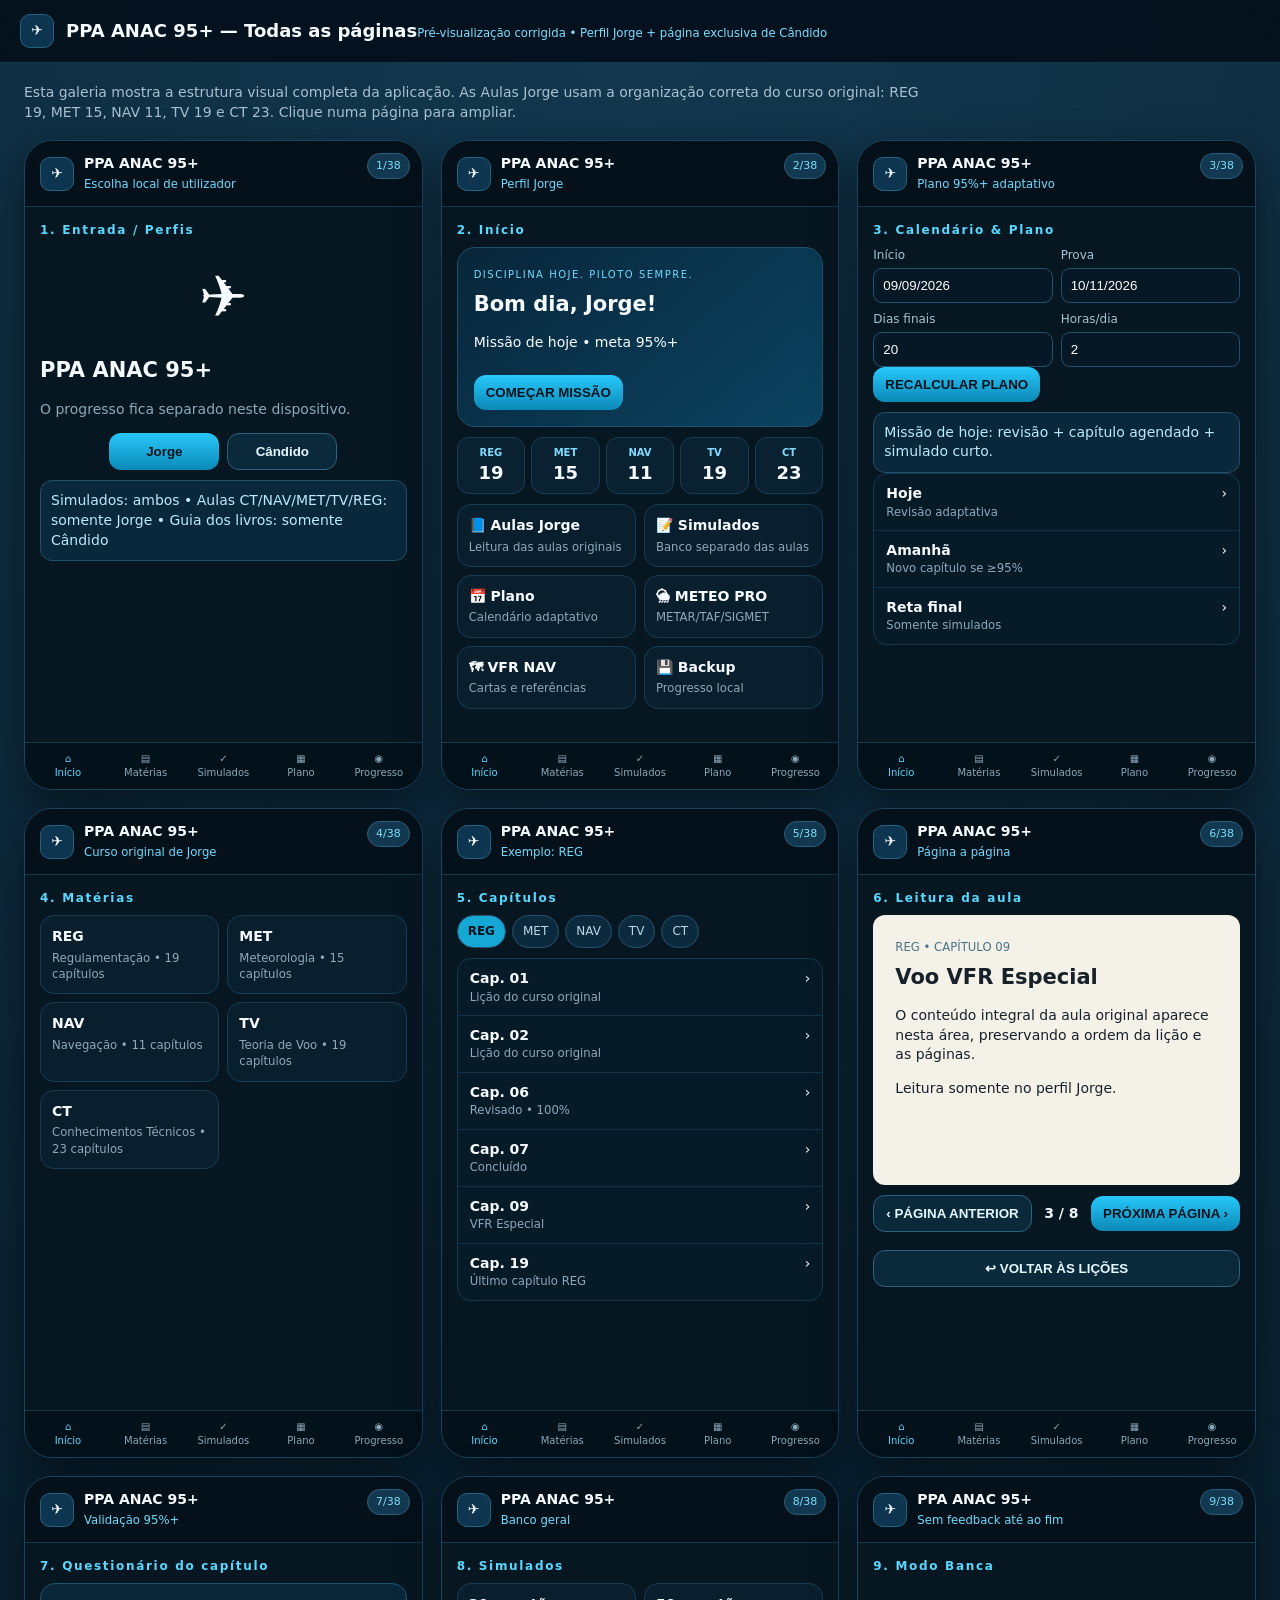
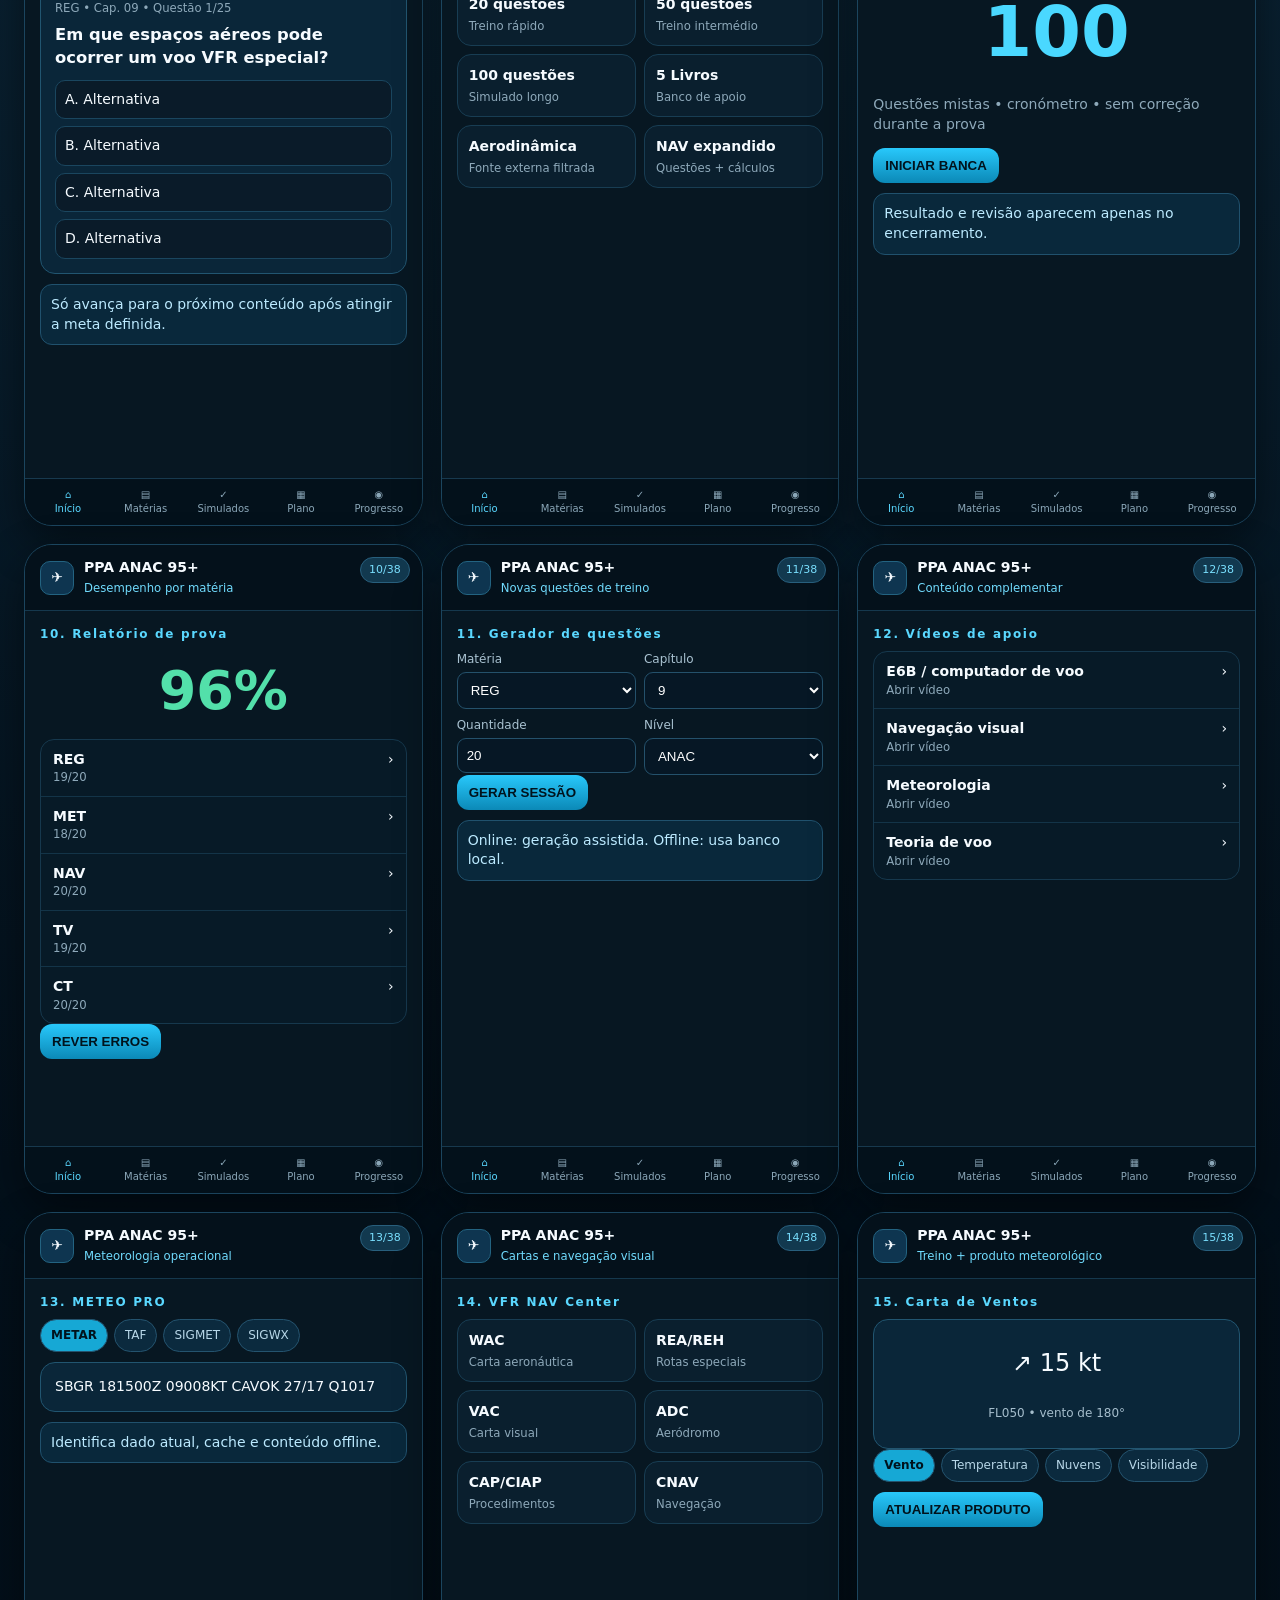
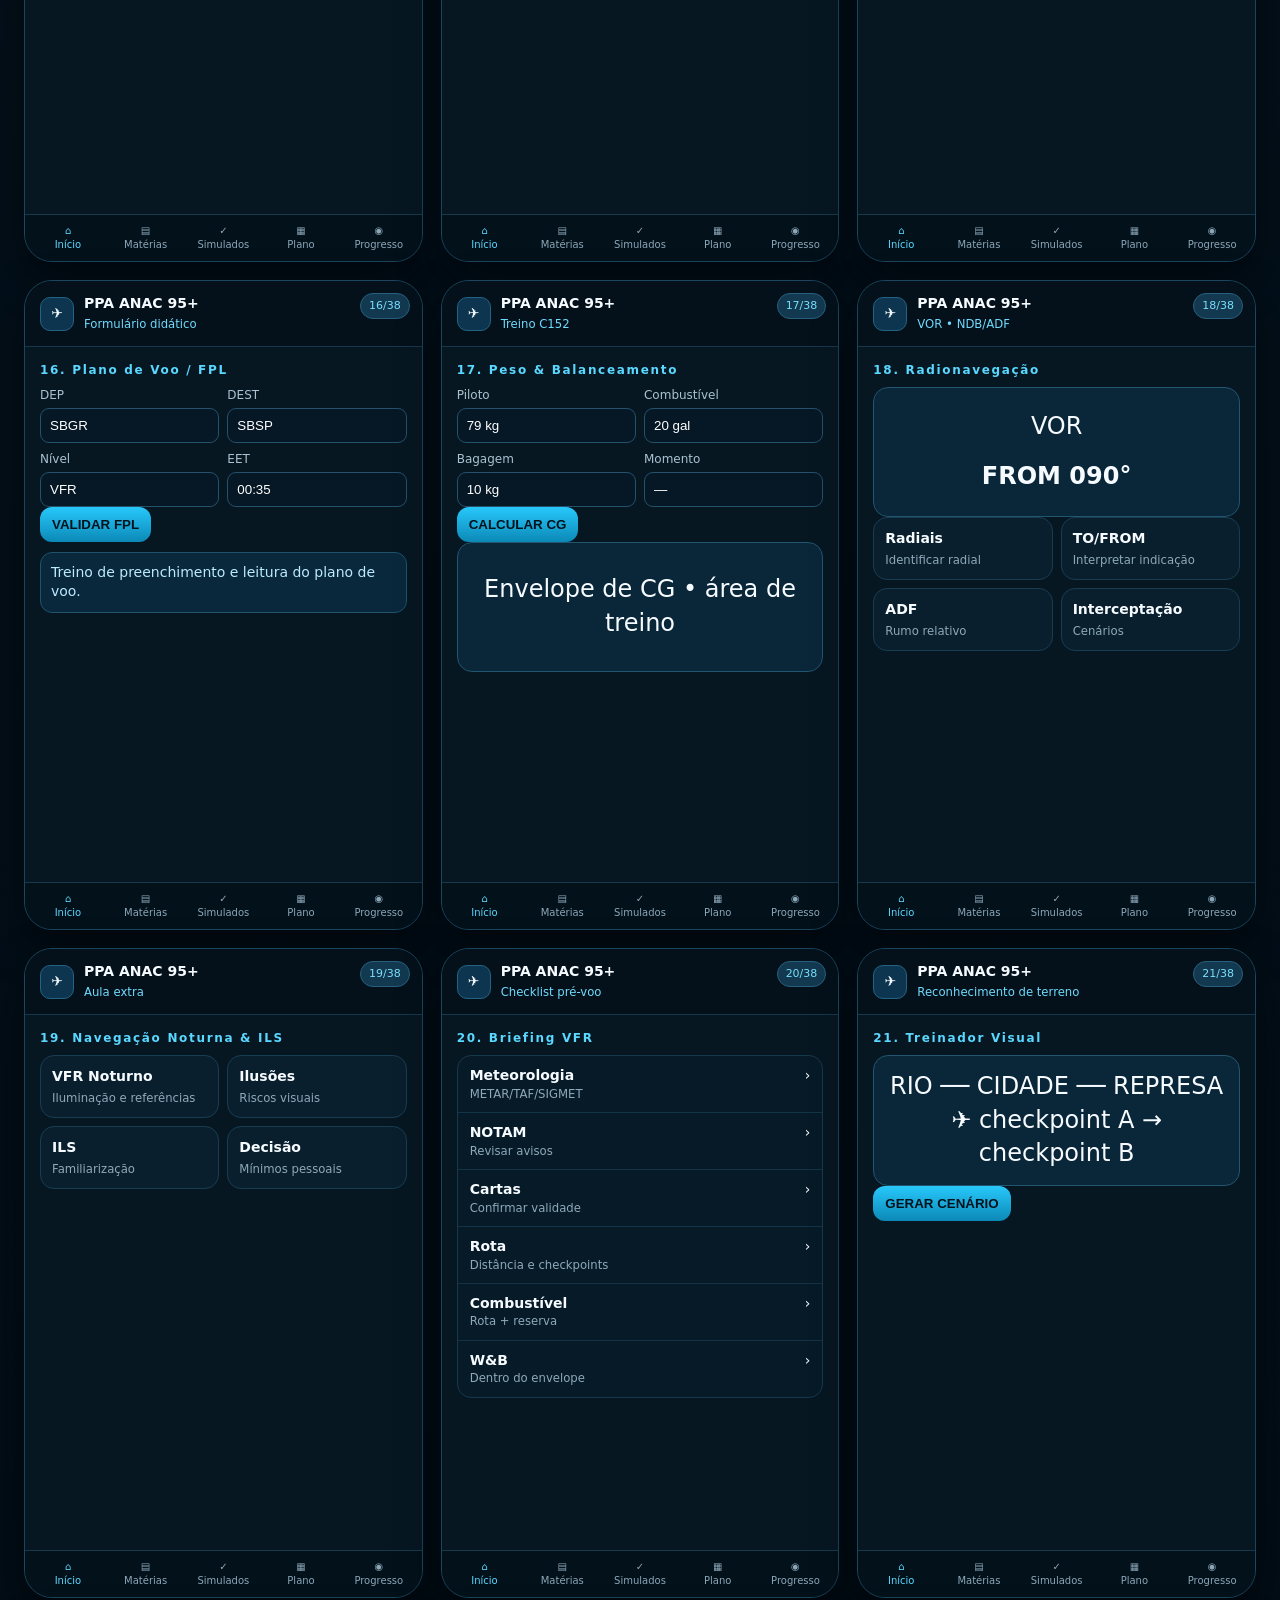
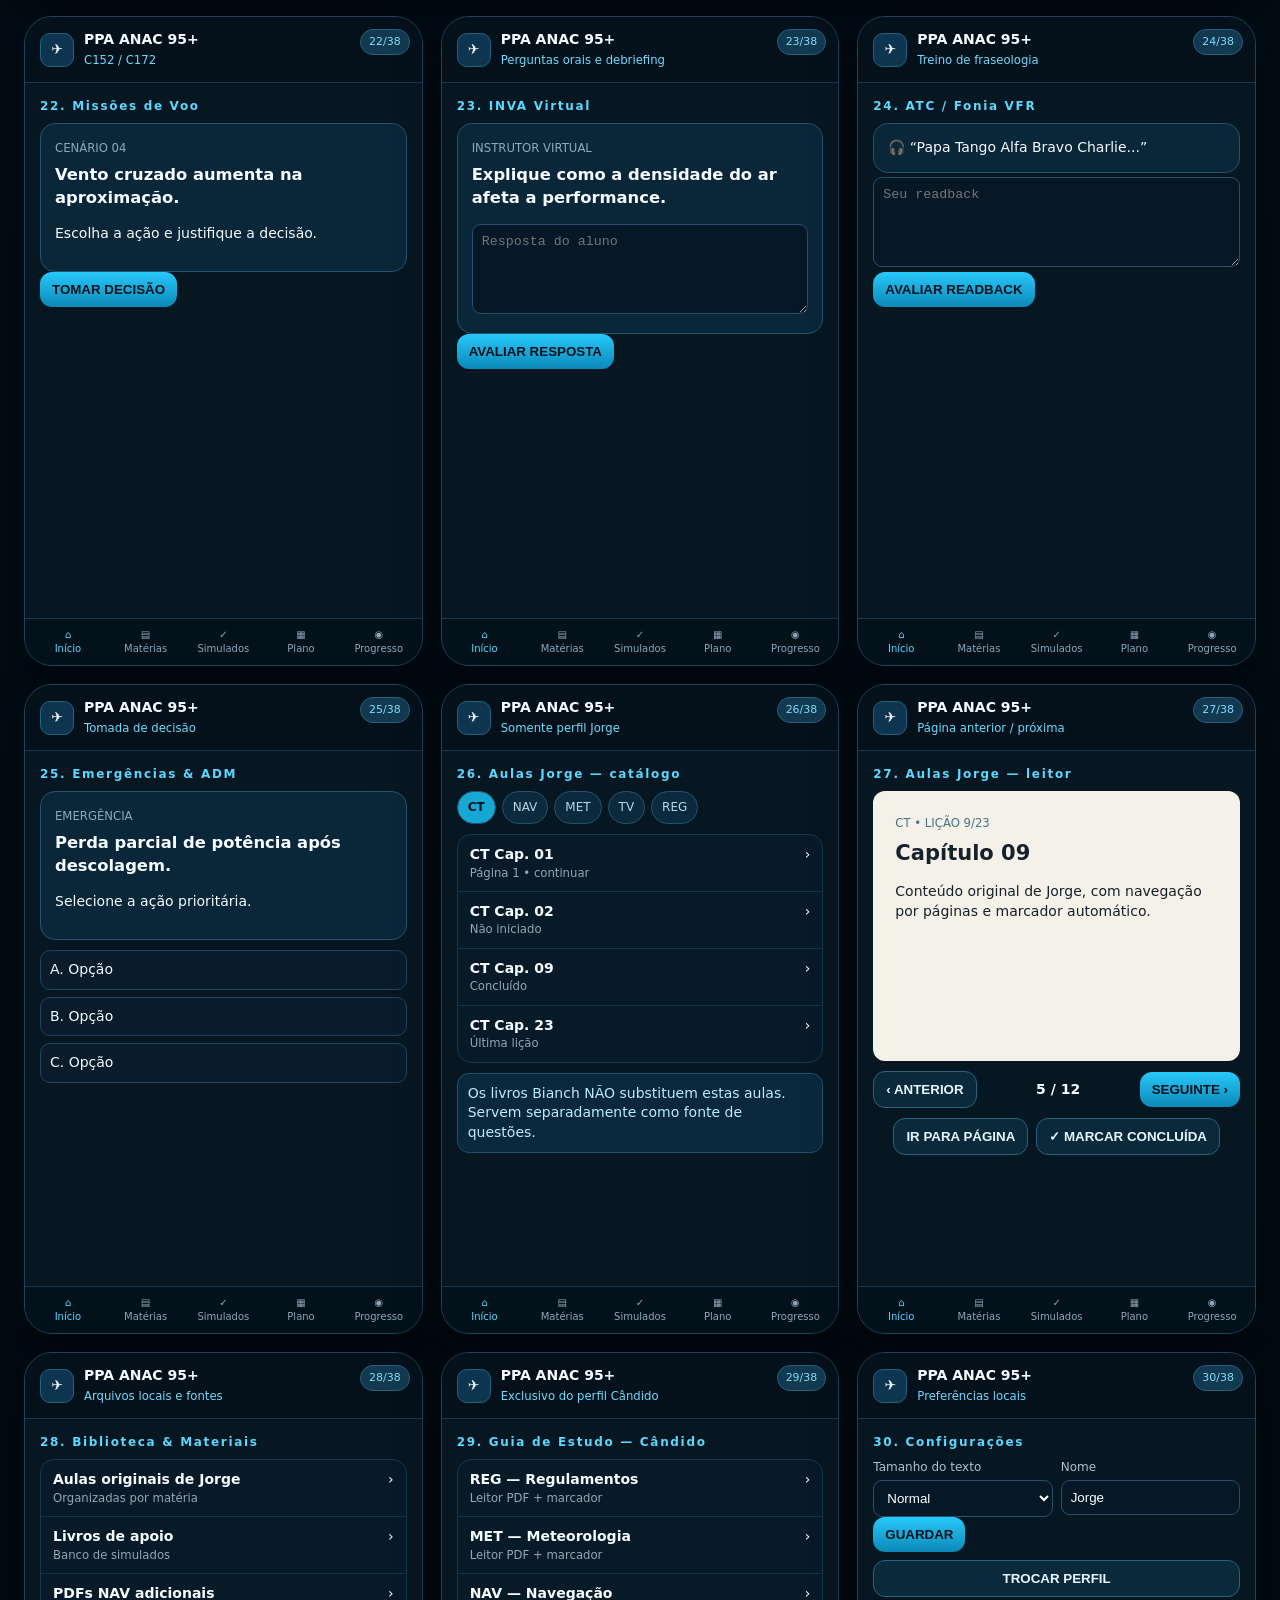
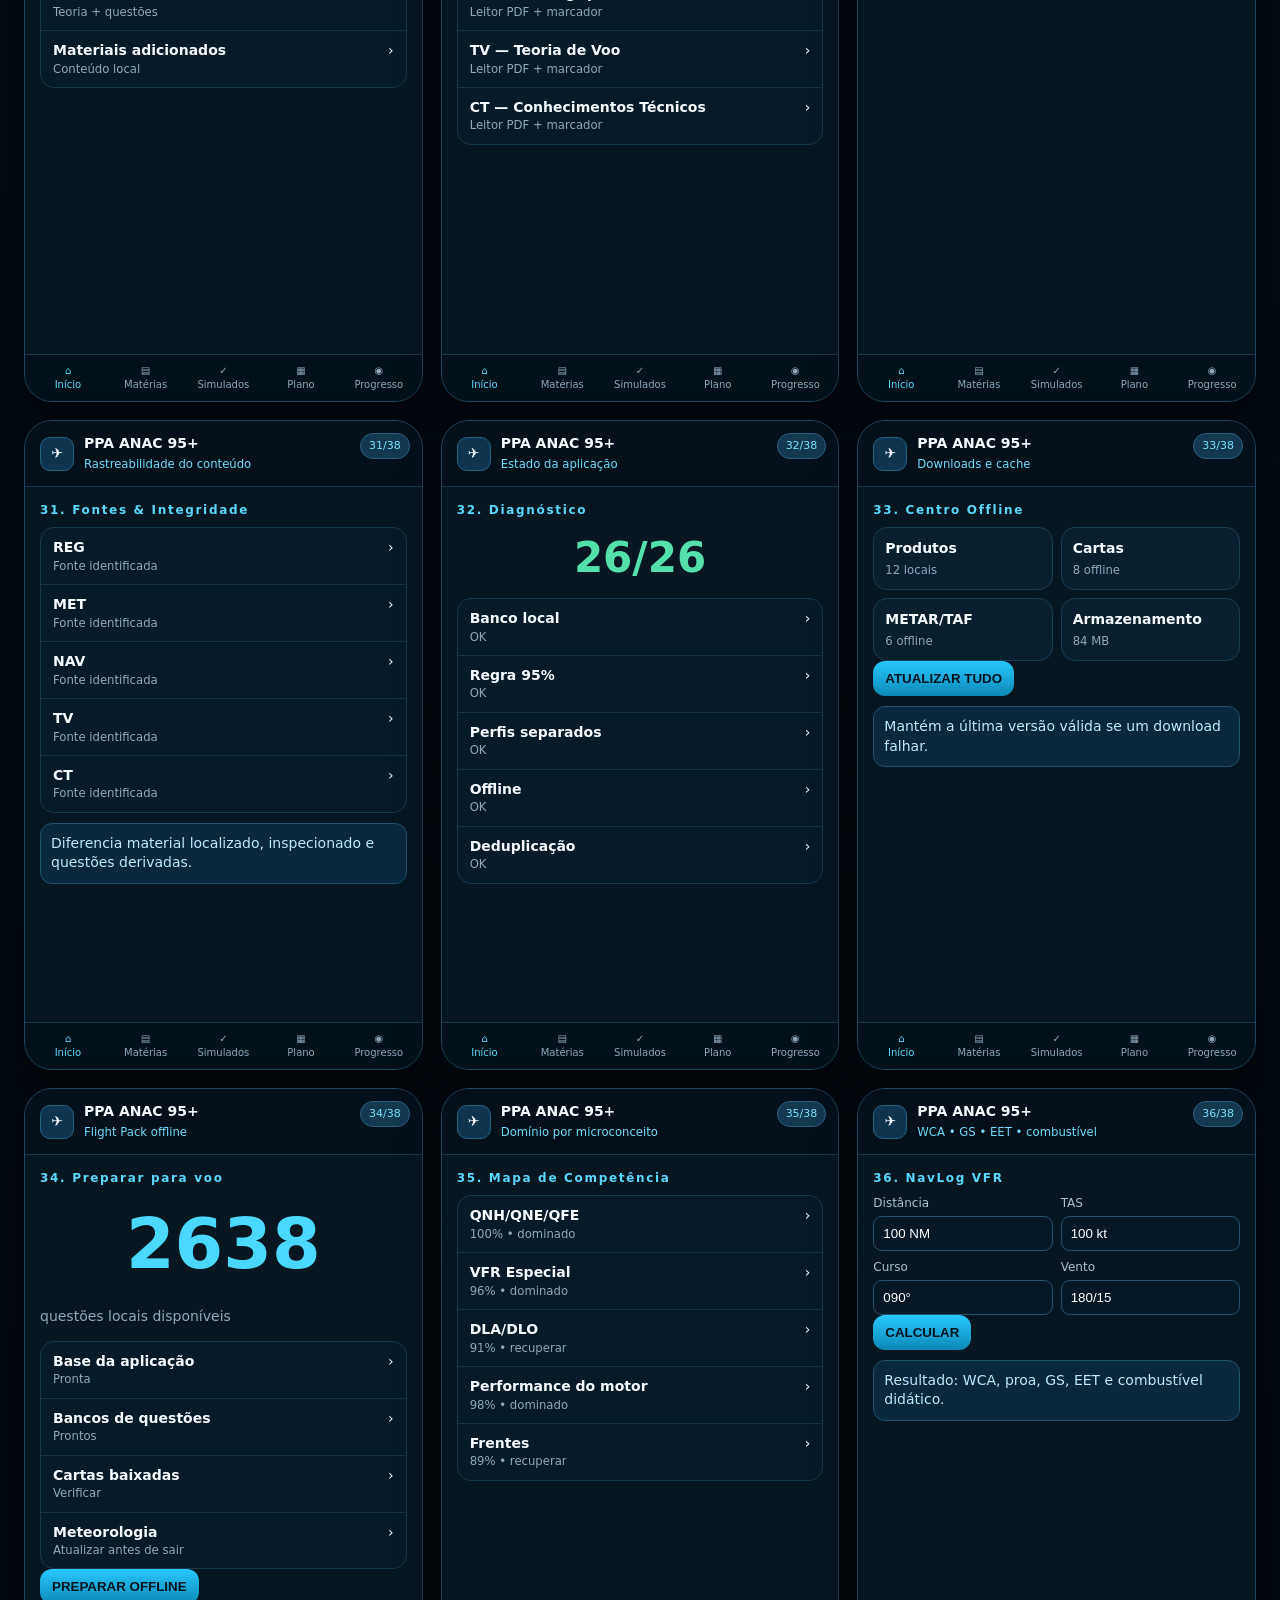
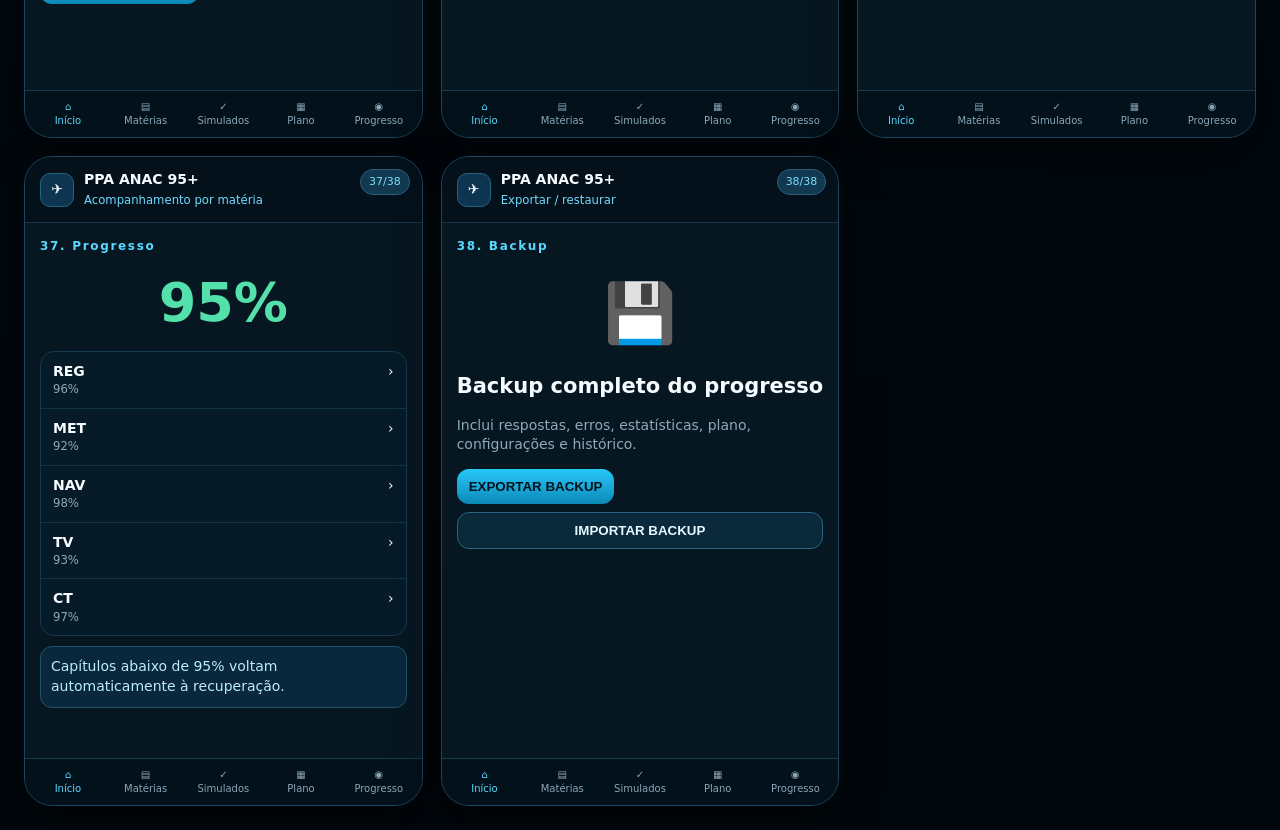
<file: V18_TODAS_PAGINAS_CORRIGIDA.html>
<!doctype html><html lang="pt"><head><meta charset="utf-8"><meta name="viewport" content="width=device-width,initial-scale=1"><title>PPA ANAC 95+ — Todas as páginas</title><style>
:root{--bg:#03101b;--panel:#0a1b29;--line:#1c4057;--txt:#f6fbff;--mut:#8ea9ba;--cyan:#2dc9ff;--green:#39d7a0;--gold:#f2c14e}*{box-sizing:border-box}body{margin:0;background:radial-gradient(circle at top,#12384f 0,#03101b 32%,#01070c 100%);color:var(--txt);font:14px/1.4 Inter,system-ui,-apple-system,Segoe UI,sans-serif}.wrap{max-width:1500px;margin:auto;padding:24px}.topbar{position:sticky;top:0;z-index:9;background:#03101bea;backdrop-filter:blur(10px);border-bottom:1px solid #14374d;padding:14px 20px;margin:-24px -24px 20px;display:flex;align-items:center;gap:12px}.topbar b{font-size:18px}.topbar small{color:#7edfff}.gallery{display:grid;grid-template-columns:repeat(auto-fit,minmax(320px,1fr));gap:18px}.phone{background:#071722;border:1px solid #1b455e;border-radius:28px;box-shadow:0 18px 45px #0007;overflow:hidden;min-height:650px;position:relative}.phoneHead{padding:13px 15px;background:#04111b;border-bottom:1px solid #15384d;display:flex;gap:10px;align-items:center}.mark{width:34px;height:34px;border-radius:10px;display:grid;place-items:center;background:#0e3550;border:1px solid #236381}.phoneHead b{display:block}.phoneHead small{color:#70dafc}.pagebody{padding:15px 15px 72px}.pageTitle{font-size:12px;letter-spacing:.14em;color:#5ad8ff;font-weight:800;margin:0 0 8px}.pagebody h1,.pagebody h2,.pagebody h3{margin:6px 0 10px}.muted,small{color:var(--mut)}button{border:0;border-radius:12px;padding:10px 12px;background:linear-gradient(#28c8fb,#0b89b7);color:#00131d;font-weight:900}.ghost{background:#0a2a3c;color:#e6f8ff;border:1px solid #2b627e}.full{width:100%;margin-top:8px}.note{padding:10px;border:1px solid #20516d;background:#09283b;border-radius:12px;color:#bceaff;margin-top:10px}.hero{background:linear-gradient(140deg,#08263a,#0b4361);padding:16px;border:1px solid #20516e;border-radius:18px}.hero span{font-size:10px;letter-spacing:.15em;color:#70dcff}.hero button{margin-top:8px}.metrics{display:grid;grid-template-columns:repeat(5,1fr);gap:6px;margin:10px 0}.metrics div{background:#0a2131;border:1px solid #193d53;border-radius:12px;padding:8px 4px;text-align:center}.metrics b{font-size:10px;color:#80dcff;display:block}.metrics strong{font-size:18px}.cards2{display:grid;grid-template-columns:1fr 1fr;gap:8px}.mini{background:#0a1f2e;border:1px solid #183d53;border-radius:14px;padding:11px}.mini b{display:block}.mini small{display:block;margin-top:3px}.tabs{display:flex;gap:6px;overflow:auto;margin-bottom:10px}.tab{padding:7px 10px;border-radius:999px;background:#0b2a3e;border:1px solid #24536e;color:#b8d7e8;font-size:12px}.tab.on{background:#16a8d5;color:#00131d;font-weight:900}.rows{background:#071a27;border:1px solid #16384d;border-radius:14px;overflow:hidden}.row{padding:10px 12px;border-bottom:1px solid #133448;display:flex;justify-content:space-between;gap:10px}.row:last-child{border-bottom:0}.row small{display:block}.reader{background:#f4f1e8;color:#17212a;min-height:270px;padding:22px;border-radius:12px}.reader small{color:#497286}.pager{display:flex;align-items:center;justify-content:space-between;gap:6px;margin:10px 0}.question,.scenario,.radio,.wx,.chartbox,.mapbox,.instrument{background:#0a2639;border:1px solid #215570;border-radius:15px;padding:14px}.opts{display:grid;gap:7px;margin-top:10px}.opts span{background:#0a1b29;border:1px solid #1a465f;border-radius:10px;padding:9px}.score{text-align:center;font-size:54px;font-weight:900;color:#53e0aa;margin:10px}.smallscore{font-size:42px}.bigmetric{text-align:center;font-size:70px;font-weight:900;color:#4ad8ff}.formgrid{display:grid;grid-template-columns:1fr 1fr;gap:8px}.formgrid label{display:block;color:#a9c2d1;font-size:12px}.formgrid input,.formgrid select,textarea{width:100%;margin-top:4px;border:1px solid #24516b;background:#061725;color:#fff;border-radius:9px;padding:9px}textarea{min-height:90px}.centerLogo{text-align:center;font-size:58px;margin:18px}.choice{display:flex;gap:8px;justify-content:center}.choice button{min-width:110px}.chartbox,.mapbox,.instrument{text-align:center;font-size:24px;min-height:130px;display:grid;place-items:center}.chartbox span{font-size:12px;color:#a5bdcc}.bottomnav{position:absolute;left:0;right:0;bottom:0;display:grid;grid-template-columns:repeat(5,1fr);background:#04111bf2;border-top:1px solid #17394e;padding:9px 4px}.bottomnav span{text-align:center;color:#8ba7b8;font-size:10px}.bottomnav span:first-child{color:#5ad8ff}.idx{position:absolute;right:12px;top:12px;background:#12394f;color:#79defd;border:1px solid #285f7d;border-radius:999px;padding:4px 8px;font-size:11px}.phone:hover{outline:2px solid #2bc8ff55}.sectionNote{max-width:900px;color:#a8c1d1;margin-bottom:18px}.zoom{cursor:pointer}.modal{display:none;position:fixed;inset:0;background:#000d;z-index:50;padding:20px;overflow:auto}.modal.on{display:block}.modal .phone{max-width:430px;margin:auto;min-height:850px}.close{position:fixed;top:18px;right:18px;z-index:60} @media(max-width:600px){.wrap{padding:12px}.topbar{margin:-12px -12px 14px}.gallery{grid-template-columns:1fr}.phone{min-height:620px}}
</style></head><body><div class="wrap"><div class="topbar"><div class="mark">✈</div><div><b>PPA ANAC 95+ — Todas as páginas</b><small>Pré-visualização corrigida • Perfil Jorge + página exclusiva de Cândido</small></div></div><p class="sectionNote">Esta galeria mostra a estrutura visual completa da aplicação. As Aulas Jorge usam a organização correta do curso original: REG 19, MET 15, NAV 11, TV 19 e CT 23. Clique numa página para ampliar.</p><div class="gallery"><article class="phone zoom" onclick="openModal(this)"><span class="idx">1/38</span><div class="phoneHead"><div class="mark">✈</div><div><b>PPA ANAC 95+</b><small>Escolha local de utilizador</small></div></div><div class="pagebody"><div class="pageTitle">1. Entrada / Perfis</div><div class="centerLogo">✈</div><h1>PPA ANAC 95+</h1><p class="muted">O progresso fica separado neste dispositivo.</p><div class="choice"><button>Jorge</button><button class="ghost">Cândido</button></div><div class="note">Simulados: ambos • Aulas CT/NAV/MET/TV/REG: somente Jorge • Guia dos livros: somente Cândido</div></div><div class="bottomnav"><span>⌂<br>Início</span><span>▤<br>Matérias</span><span>✓<br>Simulados</span><span>▦<br>Plano</span><span>◉<br>Progresso</span></div></article><article class="phone zoom" onclick="openModal(this)"><span class="idx">2/38</span><div class="phoneHead"><div class="mark">✈</div><div><b>PPA ANAC 95+</b><small>Perfil Jorge</small></div></div><div class="pagebody"><div class="pageTitle">2. Início</div><div class="hero"><span>DISCIPLINA HOJE. PILOTO SEMPRE.</span><h2>Bom dia, Jorge!</h2><p>Missão de hoje • meta 95%+</p><button>COMEÇAR MISSÃO</button></div><div class="metrics"><div><b>REG</b><strong>19</strong></div><div><b>MET</b><strong>15</strong></div><div><b>NAV</b><strong>11</strong></div><div><b>TV</b><strong>19</strong></div><div><b>CT</b><strong>23</strong></div></div><div class="cards2"><div class="mini"><b>📘 Aulas Jorge</b><small>Leitura das aulas originais</small></div><div class="mini"><b>📝 Simulados</b><small>Banco separado das aulas</small></div><div class="mini"><b>📅 Plano</b><small>Calendário adaptativo</small></div><div class="mini"><b>🌦 METEO PRO</b><small>METAR/TAF/SIGMET</small></div><div class="mini"><b>🗺 VFR NAV</b><small>Cartas e referências</small></div><div class="mini"><b>💾 Backup</b><small>Progresso local</small></div></div></div><div class="bottomnav"><span>⌂<br>Início</span><span>▤<br>Matérias</span><span>✓<br>Simulados</span><span>▦<br>Plano</span><span>◉<br>Progresso</span></div></article><article class="phone zoom" onclick="openModal(this)"><span class="idx">3/38</span><div class="phoneHead"><div class="mark">✈</div><div><b>PPA ANAC 95+</b><small>Plano 95%+ adaptativo</small></div></div><div class="pagebody"><div class="pageTitle">3. Calendário &amp; Plano</div><div class="formgrid"><label>Início<input value="09/09/2026"></label><label>Prova<input value="10/11/2026"></label><label>Dias finais<input value="20"></label><label>Horas/dia<input value="2"></label></div><button>RECALCULAR PLANO</button><div class="note">Missão de hoje: revisão + capítulo agendado + simulado curto.</div><div class="rows"><div class="row"><div><b>Hoje</b><small>Revisão adaptativa</small></div><span>›</span></div><div class="row"><div><b>Amanhã</b><small>Novo capítulo se ≥95%</small></div><span>›</span></div><div class="row"><div><b>Reta final</b><small>Somente simulados</small></div><span>›</span></div></div></div><div class="bottomnav"><span>⌂<br>Início</span><span>▤<br>Matérias</span><span>✓<br>Simulados</span><span>▦<br>Plano</span><span>◉<br>Progresso</span></div></article><article class="phone zoom" onclick="openModal(this)"><span class="idx">4/38</span><div class="phoneHead"><div class="mark">✈</div><div><b>PPA ANAC 95+</b><small>Curso original de Jorge</small></div></div><div class="pagebody"><div class="pageTitle">4. Matérias</div><div class="cards2"><div class="mini"><b>REG</b><small>Regulamentação • 19 capítulos</small></div><div class="mini"><b>MET</b><small>Meteorologia • 15 capítulos</small></div><div class="mini"><b>NAV</b><small>Navegação • 11 capítulos</small></div><div class="mini"><b>TV</b><small>Teoria de Voo • 19 capítulos</small></div><div class="mini"><b>CT</b><small>Conhecimentos Técnicos • 23 capítulos</small></div></div></div><div class="bottomnav"><span>⌂<br>Início</span><span>▤<br>Matérias</span><span>✓<br>Simulados</span><span>▦<br>Plano</span><span>◉<br>Progresso</span></div></article><article class="phone zoom" onclick="openModal(this)"><span class="idx">5/38</span><div class="phoneHead"><div class="mark">✈</div><div><b>PPA ANAC 95+</b><small>Exemplo: REG</small></div></div><div class="pagebody"><div class="pageTitle">5. Capítulos</div><div class="tabs"><span class="tab on">REG</span><span class="tab ">MET</span><span class="tab ">NAV</span><span class="tab ">TV</span><span class="tab ">CT</span></div><div class="rows"><div class="row"><div><b>Cap. 01</b><small>Lição do curso original</small></div><span>›</span></div><div class="row"><div><b>Cap. 02</b><small>Lição do curso original</small></div><span>›</span></div><div class="row"><div><b>Cap. 06</b><small>Revisado • 100%</small></div><span>›</span></div><div class="row"><div><b>Cap. 07</b><small>Concluído</small></div><span>›</span></div><div class="row"><div><b>Cap. 09</b><small>VFR Especial</small></div><span>›</span></div><div class="row"><div><b>Cap. 19</b><small>Último capítulo REG</small></div><span>›</span></div></div></div><div class="bottomnav"><span>⌂<br>Início</span><span>▤<br>Matérias</span><span>✓<br>Simulados</span><span>▦<br>Plano</span><span>◉<br>Progresso</span></div></article><article class="phone zoom" onclick="openModal(this)"><span class="idx">6/38</span><div class="phoneHead"><div class="mark">✈</div><div><b>PPA ANAC 95+</b><small>Página a página</small></div></div><div class="pagebody"><div class="pageTitle">6. Leitura da aula</div><div class="reader"><small>REG • CAPÍTULO 09</small><h2>Voo VFR Especial</h2><p>O conteúdo integral da aula original aparece nesta área, preservando a ordem da lição e as páginas.</p><p>Leitura somente no perfil Jorge.</p></div><div class="pager"><button class="ghost">‹ PÁGINA ANTERIOR</button><b>3 / 8</b><button>PRÓXIMA PÁGINA ›</button></div><button class="ghost full">↩ VOLTAR ÀS LIÇÕES</button></div><div class="bottomnav"><span>⌂<br>Início</span><span>▤<br>Matérias</span><span>✓<br>Simulados</span><span>▦<br>Plano</span><span>◉<br>Progresso</span></div></article><article class="phone zoom" onclick="openModal(this)"><span class="idx">7/38</span><div class="phoneHead"><div class="mark">✈</div><div><b>PPA ANAC 95+</b><small>Validação 95%+</small></div></div><div class="pagebody"><div class="pageTitle">7. Questionário do capítulo</div><div class="question"><small>REG • Cap. 09 • Questão 1/25</small><h3>Em que espaços aéreos pode ocorrer um voo VFR especial?</h3><div class="opts"><span>A. Alternativa</span><span>B. Alternativa</span><span>C. Alternativa</span><span>D. Alternativa</span></div></div><div class="note">Só avança para o próximo conteúdo após atingir a meta definida.</div></div><div class="bottomnav"><span>⌂<br>Início</span><span>▤<br>Matérias</span><span>✓<br>Simulados</span><span>▦<br>Plano</span><span>◉<br>Progresso</span></div></article><article class="phone zoom" onclick="openModal(this)"><span class="idx">8/38</span><div class="phoneHead"><div class="mark">✈</div><div><b>PPA ANAC 95+</b><small>Banco geral</small></div></div><div class="pagebody"><div class="pageTitle">8. Simulados</div><div class="cards2"><div class="mini"><b>20 questões</b><small>Treino rápido</small></div><div class="mini"><b>50 questões</b><small>Treino intermédio</small></div><div class="mini"><b>100 questões</b><small>Simulado longo</small></div><div class="mini"><b>5 Livros</b><small>Banco de apoio</small></div><div class="mini"><b>Aerodinâmica</b><small>Fonte externa filtrada</small></div><div class="mini"><b>NAV expandido</b><small>Questões + cálculos</small></div></div></div><div class="bottomnav"><span>⌂<br>Início</span><span>▤<br>Matérias</span><span>✓<br>Simulados</span><span>▦<br>Plano</span><span>◉<br>Progresso</span></div></article><article class="phone zoom" onclick="openModal(this)"><span class="idx">9/38</span><div class="phoneHead"><div class="mark">✈</div><div><b>PPA ANAC 95+</b><small>Sem feedback até ao fim</small></div></div><div class="pagebody"><div class="pageTitle">9. Modo Banca</div><div class="bigmetric">100</div><p class="muted">Questões mistas • cronómetro • sem correção durante a prova</p><button>INICIAR BANCA</button><div class="note">Resultado e revisão aparecem apenas no encerramento.</div></div><div class="bottomnav"><span>⌂<br>Início</span><span>▤<br>Matérias</span><span>✓<br>Simulados</span><span>▦<br>Plano</span><span>◉<br>Progresso</span></div></article><article class="phone zoom" onclick="openModal(this)"><span class="idx">10/38</span><div class="phoneHead"><div class="mark">✈</div><div><b>PPA ANAC 95+</b><small>Desempenho por matéria</small></div></div><div class="pagebody"><div class="pageTitle">10. Relatório de prova</div><div class="score">96%</div><div class="rows"><div class="row"><div><b>REG</b><small>19/20</small></div><span>›</span></div><div class="row"><div><b>MET</b><small>18/20</small></div><span>›</span></div><div class="row"><div><b>NAV</b><small>20/20</small></div><span>›</span></div><div class="row"><div><b>TV</b><small>19/20</small></div><span>›</span></div><div class="row"><div><b>CT</b><small>20/20</small></div><span>›</span></div></div><button>REVER ERROS</button></div><div class="bottomnav"><span>⌂<br>Início</span><span>▤<br>Matérias</span><span>✓<br>Simulados</span><span>▦<br>Plano</span><span>◉<br>Progresso</span></div></article><article class="phone zoom" onclick="openModal(this)"><span class="idx">11/38</span><div class="phoneHead"><div class="mark">✈</div><div><b>PPA ANAC 95+</b><small>Novas questões de treino</small></div></div><div class="pagebody"><div class="pageTitle">11. Gerador de questões</div><div class="formgrid"><label>Matéria<select><option>REG</option></select></label><label>Capítulo<select><option>9</option></select></label><label>Quantidade<input value="20"></label><label>Nível<select><option>ANAC</option></select></label></div><button>GERAR SESSÃO</button><div class="note">Online: geração assistida. Offline: usa banco local.</div></div><div class="bottomnav"><span>⌂<br>Início</span><span>▤<br>Matérias</span><span>✓<br>Simulados</span><span>▦<br>Plano</span><span>◉<br>Progresso</span></div></article><article class="phone zoom" onclick="openModal(this)"><span class="idx">12/38</span><div class="phoneHead"><div class="mark">✈</div><div><b>PPA ANAC 95+</b><small>Conteúdo complementar</small></div></div><div class="pagebody"><div class="pageTitle">12. Vídeos de apoio</div><div class="rows"><div class="row"><div><b>E6B / computador de voo</b><small>Abrir vídeo</small></div><span>›</span></div><div class="row"><div><b>Navegação visual</b><small>Abrir vídeo</small></div><span>›</span></div><div class="row"><div><b>Meteorologia</b><small>Abrir vídeo</small></div><span>›</span></div><div class="row"><div><b>Teoria de voo</b><small>Abrir vídeo</small></div><span>›</span></div></div></div><div class="bottomnav"><span>⌂<br>Início</span><span>▤<br>Matérias</span><span>✓<br>Simulados</span><span>▦<br>Plano</span><span>◉<br>Progresso</span></div></article><article class="phone zoom" onclick="openModal(this)"><span class="idx">13/38</span><div class="phoneHead"><div class="mark">✈</div><div><b>PPA ANAC 95+</b><small>Meteorologia operacional</small></div></div><div class="pagebody"><div class="pageTitle">13. METEO PRO</div><div class="tabs"><span class="tab on">METAR</span><span class="tab ">TAF</span><span class="tab ">SIGMET</span><span class="tab ">SIGWX</span></div><div class="wx">SBGR 181500Z 09008KT CAVOK 27/17 Q1017</div><div class="note">Identifica dado atual, cache e conteúdo offline.</div></div><div class="bottomnav"><span>⌂<br>Início</span><span>▤<br>Matérias</span><span>✓<br>Simulados</span><span>▦<br>Plano</span><span>◉<br>Progresso</span></div></article><article class="phone zoom" onclick="openModal(this)"><span class="idx">14/38</span><div class="phoneHead"><div class="mark">✈</div><div><b>PPA ANAC 95+</b><small>Cartas e navegação visual</small></div></div><div class="pagebody"><div class="pageTitle">14. VFR NAV Center</div><div class="cards2"><div class="mini"><b>WAC</b><small>Carta aeronáutica</small></div><div class="mini"><b>REA/REH</b><small>Rotas especiais</small></div><div class="mini"><b>VAC</b><small>Carta visual</small></div><div class="mini"><b>ADC</b><small>Aeródromo</small></div><div class="mini"><b>CAP/CIAP</b><small>Procedimentos</small></div><div class="mini"><b>CNAV</b><small>Navegação</small></div></div></div><div class="bottomnav"><span>⌂<br>Início</span><span>▤<br>Matérias</span><span>✓<br>Simulados</span><span>▦<br>Plano</span><span>◉<br>Progresso</span></div></article><article class="phone zoom" onclick="openModal(this)"><span class="idx">15/38</span><div class="phoneHead"><div class="mark">✈</div><div><b>PPA ANAC 95+</b><small>Treino + produto meteorológico</small></div></div><div class="pagebody"><div class="pageTitle">15. Carta de Ventos</div><div class="chartbox">↗ 15 kt<br><span>FL050 • vento de 180°</span></div><div class="tabs"><span class="tab on">Vento</span><span class="tab ">Temperatura</span><span class="tab ">Nuvens</span><span class="tab ">Visibilidade</span></div><button>ATUALIZAR PRODUTO</button></div><div class="bottomnav"><span>⌂<br>Início</span><span>▤<br>Matérias</span><span>✓<br>Simulados</span><span>▦<br>Plano</span><span>◉<br>Progresso</span></div></article><article class="phone zoom" onclick="openModal(this)"><span class="idx">16/38</span><div class="phoneHead"><div class="mark">✈</div><div><b>PPA ANAC 95+</b><small>Formulário didático</small></div></div><div class="pagebody"><div class="pageTitle">16. Plano de Voo / FPL</div><div class="formgrid"><label>DEP<input value="SBGR"></label><label>DEST<input value="SBSP"></label><label>Nível<input value="VFR"></label><label>EET<input value="00:35"></label></div><button>VALIDAR FPL</button><div class="note">Treino de preenchimento e leitura do plano de voo.</div></div><div class="bottomnav"><span>⌂<br>Início</span><span>▤<br>Matérias</span><span>✓<br>Simulados</span><span>▦<br>Plano</span><span>◉<br>Progresso</span></div></article><article class="phone zoom" onclick="openModal(this)"><span class="idx">17/38</span><div class="phoneHead"><div class="mark">✈</div><div><b>PPA ANAC 95+</b><small>Treino C152</small></div></div><div class="pagebody"><div class="pageTitle">17. Peso &amp; Balanceamento</div><div class="formgrid"><label>Piloto<input value="79 kg"></label><label>Combustível<input value="20 gal"></label><label>Bagagem<input value="10 kg"></label><label>Momento<input value="—"></label></div><button>CALCULAR CG</button><div class="chartbox">Envelope de CG • área de treino</div></div><div class="bottomnav"><span>⌂<br>Início</span><span>▤<br>Matérias</span><span>✓<br>Simulados</span><span>▦<br>Plano</span><span>◉<br>Progresso</span></div></article><article class="phone zoom" onclick="openModal(this)"><span class="idx">18/38</span><div class="phoneHead"><div class="mark">✈</div><div><b>PPA ANAC 95+</b><small>VOR • NDB/ADF</small></div></div><div class="pagebody"><div class="pageTitle">18. Radionavegação</div><div class="instrument">VOR<br><strong>FROM 090°</strong></div><div class="cards2"><div class="mini"><b>Radiais</b><small>Identificar radial</small></div><div class="mini"><b>TO/FROM</b><small>Interpretar indicação</small></div><div class="mini"><b>ADF</b><small>Rumo relativo</small></div><div class="mini"><b>Interceptação</b><small>Cenários</small></div></div></div><div class="bottomnav"><span>⌂<br>Início</span><span>▤<br>Matérias</span><span>✓<br>Simulados</span><span>▦<br>Plano</span><span>◉<br>Progresso</span></div></article><article class="phone zoom" onclick="openModal(this)"><span class="idx">19/38</span><div class="phoneHead"><div class="mark">✈</div><div><b>PPA ANAC 95+</b><small>Aula extra</small></div></div><div class="pagebody"><div class="pageTitle">19. Navegação Noturna &amp; ILS</div><div class="cards2"><div class="mini"><b>VFR Noturno</b><small>Iluminação e referências</small></div><div class="mini"><b>Ilusões</b><small>Riscos visuais</small></div><div class="mini"><b>ILS</b><small>Familiarização</small></div><div class="mini"><b>Decisão</b><small>Mínimos pessoais</small></div></div></div><div class="bottomnav"><span>⌂<br>Início</span><span>▤<br>Matérias</span><span>✓<br>Simulados</span><span>▦<br>Plano</span><span>◉<br>Progresso</span></div></article><article class="phone zoom" onclick="openModal(this)"><span class="idx">20/38</span><div class="phoneHead"><div class="mark">✈</div><div><b>PPA ANAC 95+</b><small>Checklist pré-voo</small></div></div><div class="pagebody"><div class="pageTitle">20. Briefing VFR</div><div class="rows"><div class="row"><div><b>Meteorologia</b><small>METAR/TAF/SIGMET</small></div><span>›</span></div><div class="row"><div><b>NOTAM</b><small>Revisar avisos</small></div><span>›</span></div><div class="row"><div><b>Cartas</b><small>Confirmar validade</small></div><span>›</span></div><div class="row"><div><b>Rota</b><small>Distância e checkpoints</small></div><span>›</span></div><div class="row"><div><b>Combustível</b><small>Rota + reserva</small></div><span>›</span></div><div class="row"><div><b>W&amp;B</b><small>Dentro do envelope</small></div><span>›</span></div></div></div><div class="bottomnav"><span>⌂<br>Início</span><span>▤<br>Matérias</span><span>✓<br>Simulados</span><span>▦<br>Plano</span><span>◉<br>Progresso</span></div></article><article class="phone zoom" onclick="openModal(this)"><span class="idx">21/38</span><div class="phoneHead"><div class="mark">✈</div><div><b>PPA ANAC 95+</b><small>Reconhecimento de terreno</small></div></div><div class="pagebody"><div class="pageTitle">21. Treinador Visual</div><div class="mapbox">RIO ── CIDADE ── REPRESA<br>✈ checkpoint A → checkpoint B</div><button>GERAR CENÁRIO</button></div><div class="bottomnav"><span>⌂<br>Início</span><span>▤<br>Matérias</span><span>✓<br>Simulados</span><span>▦<br>Plano</span><span>◉<br>Progresso</span></div></article><article class="phone zoom" onclick="openModal(this)"><span class="idx">22/38</span><div class="phoneHead"><div class="mark">✈</div><div><b>PPA ANAC 95+</b><small>C152 / C172</small></div></div><div class="pagebody"><div class="pageTitle">22. Missões de Voo</div><div class="scenario"><small>CENÁRIO 04</small><h3>Vento cruzado aumenta na aproximação.</h3><p>Escolha a ação e justifique a decisão.</p></div><button>TOMAR DECISÃO</button></div><div class="bottomnav"><span>⌂<br>Início</span><span>▤<br>Matérias</span><span>✓<br>Simulados</span><span>▦<br>Plano</span><span>◉<br>Progresso</span></div></article><article class="phone zoom" onclick="openModal(this)"><span class="idx">23/38</span><div class="phoneHead"><div class="mark">✈</div><div><b>PPA ANAC 95+</b><small>Perguntas orais e debriefing</small></div></div><div class="pagebody"><div class="pageTitle">23. INVA Virtual</div><div class="question"><small>INSTRUTOR VIRTUAL</small><h3>Explique como a densidade do ar afeta a performance.</h3><textarea placeholder="Resposta do aluno"></textarea></div><button>AVALIAR RESPOSTA</button></div><div class="bottomnav"><span>⌂<br>Início</span><span>▤<br>Matérias</span><span>✓<br>Simulados</span><span>▦<br>Plano</span><span>◉<br>Progresso</span></div></article><article class="phone zoom" onclick="openModal(this)"><span class="idx">24/38</span><div class="phoneHead"><div class="mark">✈</div><div><b>PPA ANAC 95+</b><small>Treino de fraseologia</small></div></div><div class="pagebody"><div class="pageTitle">24. ATC / Fonia VFR</div><div class="radio">🎧 “Papa Tango Alfa Bravo Charlie...”</div><textarea placeholder="Seu readback"></textarea><button>AVALIAR READBACK</button></div><div class="bottomnav"><span>⌂<br>Início</span><span>▤<br>Matérias</span><span>✓<br>Simulados</span><span>▦<br>Plano</span><span>◉<br>Progresso</span></div></article><article class="phone zoom" onclick="openModal(this)"><span class="idx">25/38</span><div class="phoneHead"><div class="mark">✈</div><div><b>PPA ANAC 95+</b><small>Tomada de decisão</small></div></div><div class="pagebody"><div class="pageTitle">25. Emergências &amp; ADM</div><div class="scenario"><small>EMERGÊNCIA</small><h3>Perda parcial de potência após descolagem.</h3><p>Selecione a ação prioritária.</p></div><div class="opts"><span>A. Opção</span><span>B. Opção</span><span>C. Opção</span></div></div><div class="bottomnav"><span>⌂<br>Início</span><span>▤<br>Matérias</span><span>✓<br>Simulados</span><span>▦<br>Plano</span><span>◉<br>Progresso</span></div></article><article class="phone zoom" onclick="openModal(this)"><span class="idx">26/38</span><div class="phoneHead"><div class="mark">✈</div><div><b>PPA ANAC 95+</b><small>Somente perfil Jorge</small></div></div><div class="pagebody"><div class="pageTitle">26. Aulas Jorge — catálogo</div><div class="tabs"><span class="tab on">CT</span><span class="tab ">NAV</span><span class="tab ">MET</span><span class="tab ">TV</span><span class="tab ">REG</span></div><div class="rows"><div class="row"><div><b>CT Cap. 01</b><small>Página 1 • continuar</small></div><span>›</span></div><div class="row"><div><b>CT Cap. 02</b><small>Não iniciado</small></div><span>›</span></div><div class="row"><div><b>CT Cap. 09</b><small>Concluído</small></div><span>›</span></div><div class="row"><div><b>CT Cap. 23</b><small>Última lição</small></div><span>›</span></div></div><div class="note">Os livros Bianch NÃO substituem estas aulas. Servem separadamente como fonte de questões.</div></div><div class="bottomnav"><span>⌂<br>Início</span><span>▤<br>Matérias</span><span>✓<br>Simulados</span><span>▦<br>Plano</span><span>◉<br>Progresso</span></div></article><article class="phone zoom" onclick="openModal(this)"><span class="idx">27/38</span><div class="phoneHead"><div class="mark">✈</div><div><b>PPA ANAC 95+</b><small>Página anterior / próxima</small></div></div><div class="pagebody"><div class="pageTitle">27. Aulas Jorge — leitor</div><div class="reader"><small>CT • LIÇÃO 9/23</small><h2>Capítulo 09</h2><p>Conteúdo original de Jorge, com navegação por páginas e marcador automático.</p></div><div class="pager"><button class="ghost">‹ ANTERIOR</button><b>5 / 12</b><button>SEGUINTE ›</button></div><div class="choice"><button class="ghost">IR PARA PÁGINA</button><button class="ghost">✓ MARCAR CONCLUÍDA</button></div></div><div class="bottomnav"><span>⌂<br>Início</span><span>▤<br>Matérias</span><span>✓<br>Simulados</span><span>▦<br>Plano</span><span>◉<br>Progresso</span></div></article><article class="phone zoom" onclick="openModal(this)"><span class="idx">28/38</span><div class="phoneHead"><div class="mark">✈</div><div><b>PPA ANAC 95+</b><small>Arquivos locais e fontes</small></div></div><div class="pagebody"><div class="pageTitle">28. Biblioteca &amp; Materiais</div><div class="rows"><div class="row"><div><b>Aulas originais de Jorge</b><small>Organizadas por matéria</small></div><span>›</span></div><div class="row"><div><b>Livros de apoio</b><small>Banco de simulados</small></div><span>›</span></div><div class="row"><div><b>PDFs NAV adicionais</b><small>Teoria + questões</small></div><span>›</span></div><div class="row"><div><b>Materiais adicionados</b><small>Conteúdo local</small></div><span>›</span></div></div></div><div class="bottomnav"><span>⌂<br>Início</span><span>▤<br>Matérias</span><span>✓<br>Simulados</span><span>▦<br>Plano</span><span>◉<br>Progresso</span></div></article><article class="phone zoom" onclick="openModal(this)"><span class="idx">29/38</span><div class="phoneHead"><div class="mark">✈</div><div><b>PPA ANAC 95+</b><small>Exclusivo do perfil Cândido</small></div></div><div class="pagebody"><div class="pageTitle">29. Guia de Estudo — Cândido</div><div class="rows"><div class="row"><div><b>REG — Regulamentos</b><small>Leitor PDF + marcador</small></div><span>›</span></div><div class="row"><div><b>MET — Meteorologia</b><small>Leitor PDF + marcador</small></div><span>›</span></div><div class="row"><div><b>NAV — Navegação</b><small>Leitor PDF + marcador</small></div><span>›</span></div><div class="row"><div><b>TV — Teoria de Voo</b><small>Leitor PDF + marcador</small></div><span>›</span></div><div class="row"><div><b>CT — Conhecimentos Técnicos</b><small>Leitor PDF + marcador</small></div><span>›</span></div></div></div><div class="bottomnav"><span>⌂<br>Início</span><span>▤<br>Matérias</span><span>✓<br>Simulados</span><span>▦<br>Plano</span><span>◉<br>Progresso</span></div></article><article class="phone zoom" onclick="openModal(this)"><span class="idx">30/38</span><div class="phoneHead"><div class="mark">✈</div><div><b>PPA ANAC 95+</b><small>Preferências locais</small></div></div><div class="pagebody"><div class="pageTitle">30. Configurações</div><div class="formgrid"><label>Tamanho do texto<select><option>Normal</option></select></label><label>Nome<input value="Jorge"></label></div><button>GUARDAR</button><button class="ghost full">TROCAR PERFIL</button></div><div class="bottomnav"><span>⌂<br>Início</span><span>▤<br>Matérias</span><span>✓<br>Simulados</span><span>▦<br>Plano</span><span>◉<br>Progresso</span></div></article><article class="phone zoom" onclick="openModal(this)"><span class="idx">31/38</span><div class="phoneHead"><div class="mark">✈</div><div><b>PPA ANAC 95+</b><small>Rastreabilidade do conteúdo</small></div></div><div class="pagebody"><div class="pageTitle">31. Fontes &amp; Integridade</div><div class="rows"><div class="row"><div><b>REG</b><small>Fonte identificada</small></div><span>›</span></div><div class="row"><div><b>MET</b><small>Fonte identificada</small></div><span>›</span></div><div class="row"><div><b>NAV</b><small>Fonte identificada</small></div><span>›</span></div><div class="row"><div><b>TV</b><small>Fonte identificada</small></div><span>›</span></div><div class="row"><div><b>CT</b><small>Fonte identificada</small></div><span>›</span></div></div><div class="note">Diferencia material localizado, inspecionado e questões derivadas.</div></div><div class="bottomnav"><span>⌂<br>Início</span><span>▤<br>Matérias</span><span>✓<br>Simulados</span><span>▦<br>Plano</span><span>◉<br>Progresso</span></div></article><article class="phone zoom" onclick="openModal(this)"><span class="idx">32/38</span><div class="phoneHead"><div class="mark">✈</div><div><b>PPA ANAC 95+</b><small>Estado da aplicação</small></div></div><div class="pagebody"><div class="pageTitle">32. Diagnóstico</div><div class="score smallscore">26/26</div><div class="rows"><div class="row"><div><b>Banco local</b><small>OK</small></div><span>›</span></div><div class="row"><div><b>Regra 95%</b><small>OK</small></div><span>›</span></div><div class="row"><div><b>Perfis separados</b><small>OK</small></div><span>›</span></div><div class="row"><div><b>Offline</b><small>OK</small></div><span>›</span></div><div class="row"><div><b>Deduplicação</b><small>OK</small></div><span>›</span></div></div></div><div class="bottomnav"><span>⌂<br>Início</span><span>▤<br>Matérias</span><span>✓<br>Simulados</span><span>▦<br>Plano</span><span>◉<br>Progresso</span></div></article><article class="phone zoom" onclick="openModal(this)"><span class="idx">33/38</span><div class="phoneHead"><div class="mark">✈</div><div><b>PPA ANAC 95+</b><small>Downloads e cache</small></div></div><div class="pagebody"><div class="pageTitle">33. Centro Offline</div><div class="cards2"><div class="mini"><b>Produtos</b><small>12 locais</small></div><div class="mini"><b>Cartas</b><small>8 offline</small></div><div class="mini"><b>METAR/TAF</b><small>6 offline</small></div><div class="mini"><b>Armazenamento</b><small>84 MB</small></div></div><button>ATUALIZAR TUDO</button><div class="note">Mantém a última versão válida se um download falhar.</div></div><div class="bottomnav"><span>⌂<br>Início</span><span>▤<br>Matérias</span><span>✓<br>Simulados</span><span>▦<br>Plano</span><span>◉<br>Progresso</span></div></article><article class="phone zoom" onclick="openModal(this)"><span class="idx">34/38</span><div class="phoneHead"><div class="mark">✈</div><div><b>PPA ANAC 95+</b><small>Flight Pack offline</small></div></div><div class="pagebody"><div class="pageTitle">34. Preparar para voo</div><div class="bigmetric">2638</div><p class="muted">questões locais disponíveis</p><div class="rows"><div class="row"><div><b>Base da aplicação</b><small>Pronta</small></div><span>›</span></div><div class="row"><div><b>Bancos de questões</b><small>Prontos</small></div><span>›</span></div><div class="row"><div><b>Cartas baixadas</b><small>Verificar</small></div><span>›</span></div><div class="row"><div><b>Meteorologia</b><small>Atualizar antes de sair</small></div><span>›</span></div></div><button>PREPARAR OFFLINE</button></div><div class="bottomnav"><span>⌂<br>Início</span><span>▤<br>Matérias</span><span>✓<br>Simulados</span><span>▦<br>Plano</span><span>◉<br>Progresso</span></div></article><article class="phone zoom" onclick="openModal(this)"><span class="idx">35/38</span><div class="phoneHead"><div class="mark">✈</div><div><b>PPA ANAC 95+</b><small>Domínio por microconceito</small></div></div><div class="pagebody"><div class="pageTitle">35. Mapa de Competência</div><div class="rows"><div class="row"><div><b>QNH/QNE/QFE</b><small>100% • dominado</small></div><span>›</span></div><div class="row"><div><b>VFR Especial</b><small>96% • dominado</small></div><span>›</span></div><div class="row"><div><b>DLA/DLO</b><small>91% • recuperar</small></div><span>›</span></div><div class="row"><div><b>Performance do motor</b><small>98% • dominado</small></div><span>›</span></div><div class="row"><div><b>Frentes</b><small>89% • recuperar</small></div><span>›</span></div></div></div><div class="bottomnav"><span>⌂<br>Início</span><span>▤<br>Matérias</span><span>✓<br>Simulados</span><span>▦<br>Plano</span><span>◉<br>Progresso</span></div></article><article class="phone zoom" onclick="openModal(this)"><span class="idx">36/38</span><div class="phoneHead"><div class="mark">✈</div><div><b>PPA ANAC 95+</b><small>WCA • GS • EET • combustível</small></div></div><div class="pagebody"><div class="pageTitle">36. NavLog VFR</div><div class="formgrid"><label>Distância<input value="100 NM"></label><label>TAS<input value="100 kt"></label><label>Curso<input value="090°"></label><label>Vento<input value="180/15"></label></div><button>CALCULAR</button><div class="note">Resultado: WCA, proa, GS, EET e combustível didático.</div></div><div class="bottomnav"><span>⌂<br>Início</span><span>▤<br>Matérias</span><span>✓<br>Simulados</span><span>▦<br>Plano</span><span>◉<br>Progresso</span></div></article><article class="phone zoom" onclick="openModal(this)"><span class="idx">37/38</span><div class="phoneHead"><div class="mark">✈</div><div><b>PPA ANAC 95+</b><small>Acompanhamento por matéria</small></div></div><div class="pagebody"><div class="pageTitle">37. Progresso</div><div class="score">95%</div><div class="rows"><div class="row"><div><b>REG</b><small>96%</small></div><span>›</span></div><div class="row"><div><b>MET</b><small>92%</small></div><span>›</span></div><div class="row"><div><b>NAV</b><small>98%</small></div><span>›</span></div><div class="row"><div><b>TV</b><small>93%</small></div><span>›</span></div><div class="row"><div><b>CT</b><small>97%</small></div><span>›</span></div></div><div class="note">Capítulos abaixo de 95% voltam automaticamente à recuperação.</div></div><div class="bottomnav"><span>⌂<br>Início</span><span>▤<br>Matérias</span><span>✓<br>Simulados</span><span>▦<br>Plano</span><span>◉<br>Progresso</span></div></article><article class="phone zoom" onclick="openModal(this)"><span class="idx">38/38</span><div class="phoneHead"><div class="mark">✈</div><div><b>PPA ANAC 95+</b><small>Exportar / restaurar</small></div></div><div class="pagebody"><div class="pageTitle">38. Backup</div><div class="centerLogo">💾</div><h2>Backup completo do progresso</h2><p class="muted">Inclui respostas, erros, estatísticas, plano, configurações e histórico.</p><button>EXPORTAR BACKUP</button><button class="ghost full">IMPORTAR BACKUP</button></div><div class="bottomnav"><span>⌂<br>Início</span><span>▤<br>Matérias</span><span>✓<br>Simulados</span><span>▦<br>Plano</span><span>◉<br>Progresso</span></div></article></div></div><div id="modal" class="modal" onclick="closeModal(event)"><button class="close" onclick="document.getElementById('modal').classList.remove('on')">FECHAR ✕</button><div id="modalBox"></div></div><script>function openModal(el){const m=document.getElementById('modal'),b=document.getElementById('modalBox');b.innerHTML=el.outerHTML;b.querySelector('.phone').removeAttribute('onclick');m.classList.add('on');window.scrollTo(0,0)}function closeModal(e){if(e.target.id==='modal')e.currentTarget.classList.remove('on')}</script></body></html>
</file>
